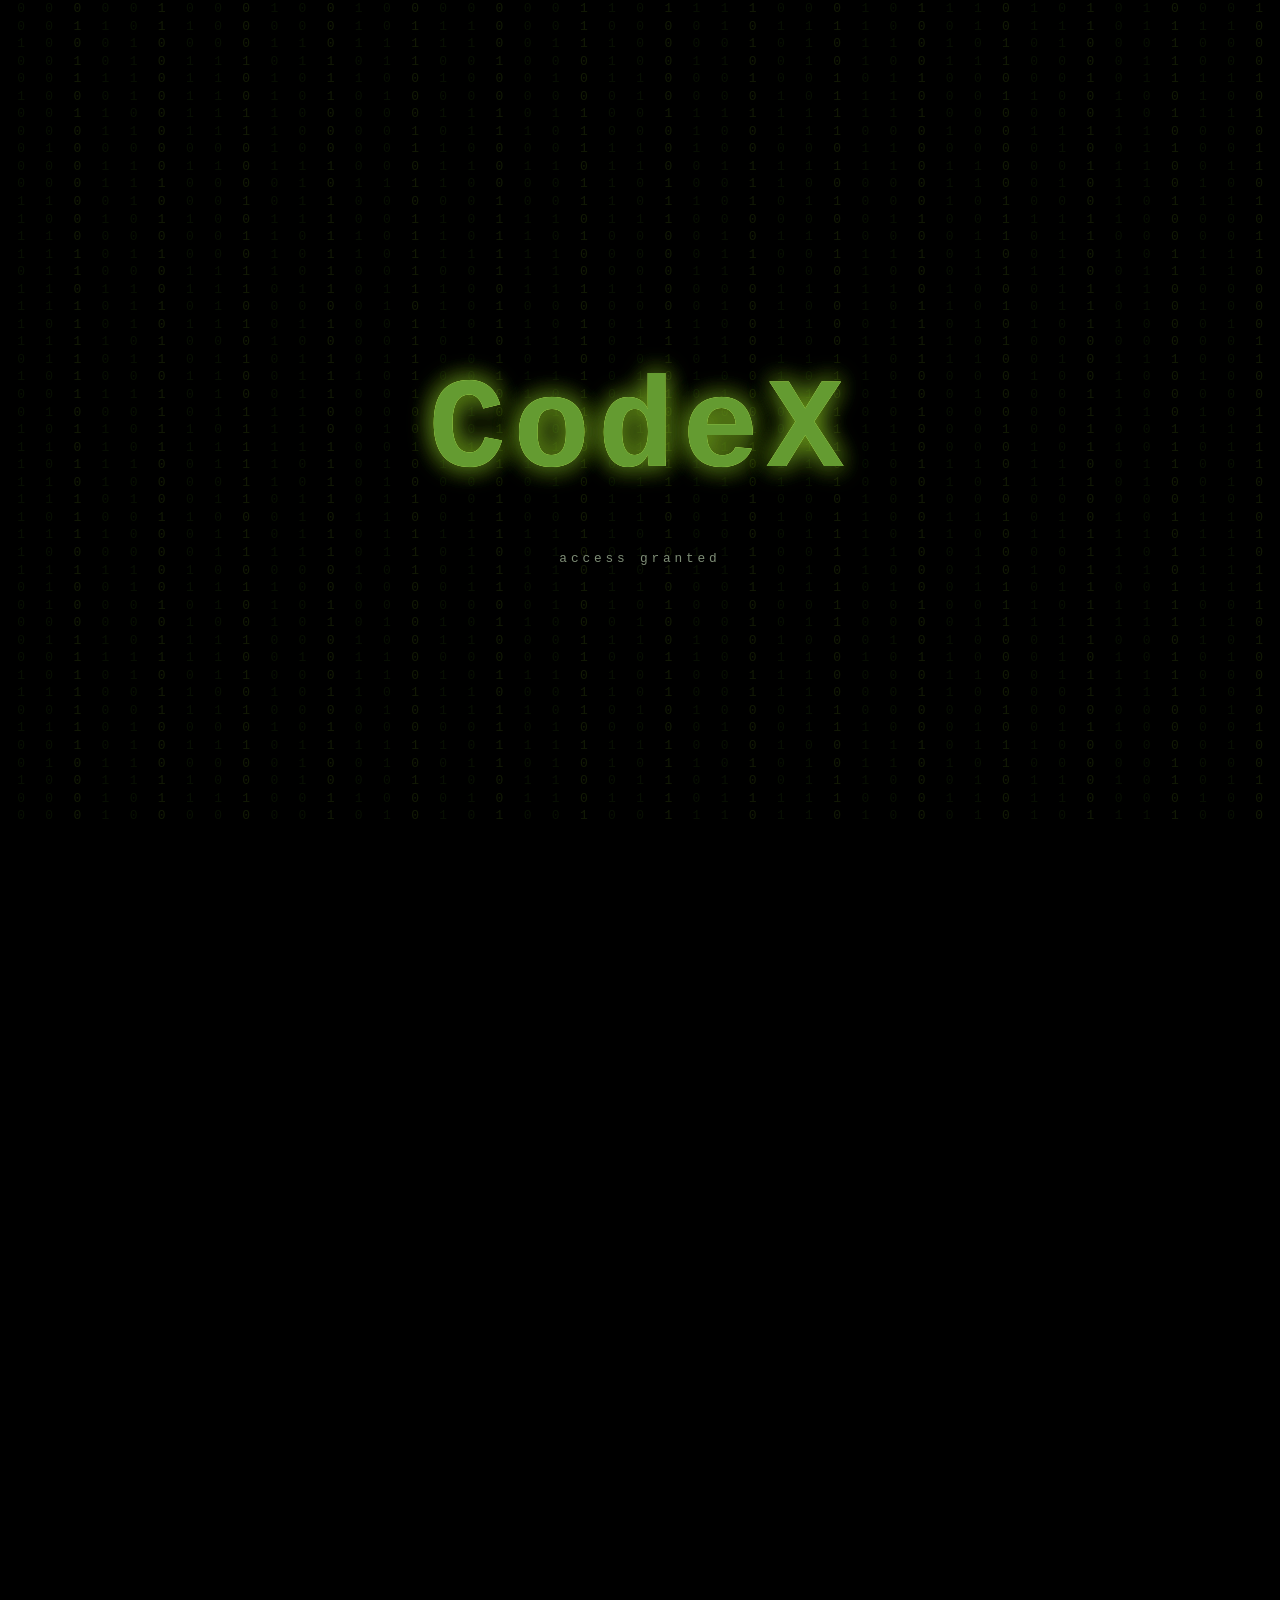
<file: index.html>
<!DOCTYPE html>
<html lang="en">
<head>
  <meta charset="UTF-8" />
  <meta name="viewport" content="width=device-width, initial-scale=1.0" />
  <title>CodeX — GitHub Workshop</title>
  <meta name="description" content="A hands-on GitHub workshop by CodeX. Build your own page, collaborate through Git, and learn how version control protects your work." />
  <link rel="stylesheet" href="style.css" />
</head>

<body class="is-loading">

  <!-- ==========================================================
       LOADING SCREEN
       Binary flicker -> "CodeX" glitch -> fade into the site.
       The columns of 0s and 1s are filled in by script.js.
       ========================================================== -->
  <div class="loader" id="loader" role="status" aria-live="polite" aria-label="Loading CodeX">
    <div class="loader__rain" id="loaderRain" aria-hidden="true"></div>
    <div class="loader__center">
      <p class="loader__word" id="loaderWord" data-text="CodeX">CodeX</p>
      <p class="loader__status" id="loaderStatus">initialising</p>
    </div>
  </div>

  <!-- Decorative overlays: scanlines + faint grid. Purely visual. -->
  <div class="fx-scanlines" aria-hidden="true"></div>
  <div class="fx-grid" aria-hidden="true"></div>

  <!-- Skip link for keyboard users -->
  <a class="skip-link" href="#main">Skip to content</a>

  <div class="site" id="site">

    <!-- ==========================================================
         HEADER — CodeX logo sits on the top right
         ========================================================== -->
    <header class="header">
      <p class="header__meta"><span class="dot"></span> workshop session live</p>
      <div class="header__tools">
        <a class="header__link" href="demonstration.html">Demonstration</a>
        <a class="logo" href="index.html" aria-label="CodeX home">
          Code<span class="logo__x">X</span>
        </a>
      </div>
    </header>

    <main id="main">

      <!-- ==========================================================
           HERO
           ========================================================== -->
      <section class="hero">
        <p class="hero__kicker">CodeX Technical Committee presents</p>
        <h1 class="hero__title">GitHub Workshop</h1>
        <p class="hero__subtitle">Build. Commit. Break. Recover.</p>

        <div class="terminal" aria-label="Workshop description">
          <div class="terminal__bar">
            <span class="terminal__light"></span>
            <span class="terminal__light"></span>
            <span class="terminal__light"></span>
            <span class="terminal__path">~/codex/github-workshop</span>
          </div>
          <div class="terminal__body">
            <p><span class="prompt">$</span> cat README.md</p>
            <p class="terminal__out">
              A hands-on workshop where you build your own page, push it live with Git,
              and learn how version control protects your work when things break.
            </p>
            <p><span class="prompt">$</span> git commit -m "my first commit"<span class="cursor" aria-hidden="true"></span></p>
          </div>
        </div>

        <div class="hero__actions">
          <a class="btn btn--primary" href="#participants">See the roster</a>
          <a class="btn" href="demonstration.html">Open demonstration</a>
          <a class="btn" href="https://docs.github.com/get-started" target="_blank" rel="noopener">Git docs</a>
        </div>
      </section>

      <!-- ==========================================================
           CODEX MEMBERS — cards are generated by script.js
           ========================================================== -->
      <section class="roster" id="codex-members">
        <div class="roster__head">
          <h2 class="roster__title">CodeX Members</h2>
          <p class="roster__count" id="membersCount">loading…</p>
        </div>
        <div class="grid" id="membersGrid"></div>
      </section>

      <!-- ==========================================================
           PARTICIPANTS — cards are generated by script.js
           ========================================================== -->
      <section class="roster" id="participants">
        <div class="roster__head">
          <h2 class="roster__title">Participants</h2>
          <p class="roster__count" id="participantsCount">loading…</p>
        </div>
        <div class="grid" id="participantsGrid"></div>
      </section>

      <!-- Terminal-style error message, shown only if students.json fails -->
      <section class="error-box" id="errorBox" hidden>
        <p>&gt; ERROR: Unable to load workshop participants.</p>
        <p>&gt; Check students.json</p>
        <p class="error-box__hint" id="errorHint"></p>
      </section>

    </main>

    <footer class="footer">
      <p>CodeX — technical committee</p>
      <p>Built with plain HTML, CSS and JavaScript. No build step.</p>
    </footer>

  </div>

  <script src="script.js?v=3"></script>
</body>
</html>
</file>
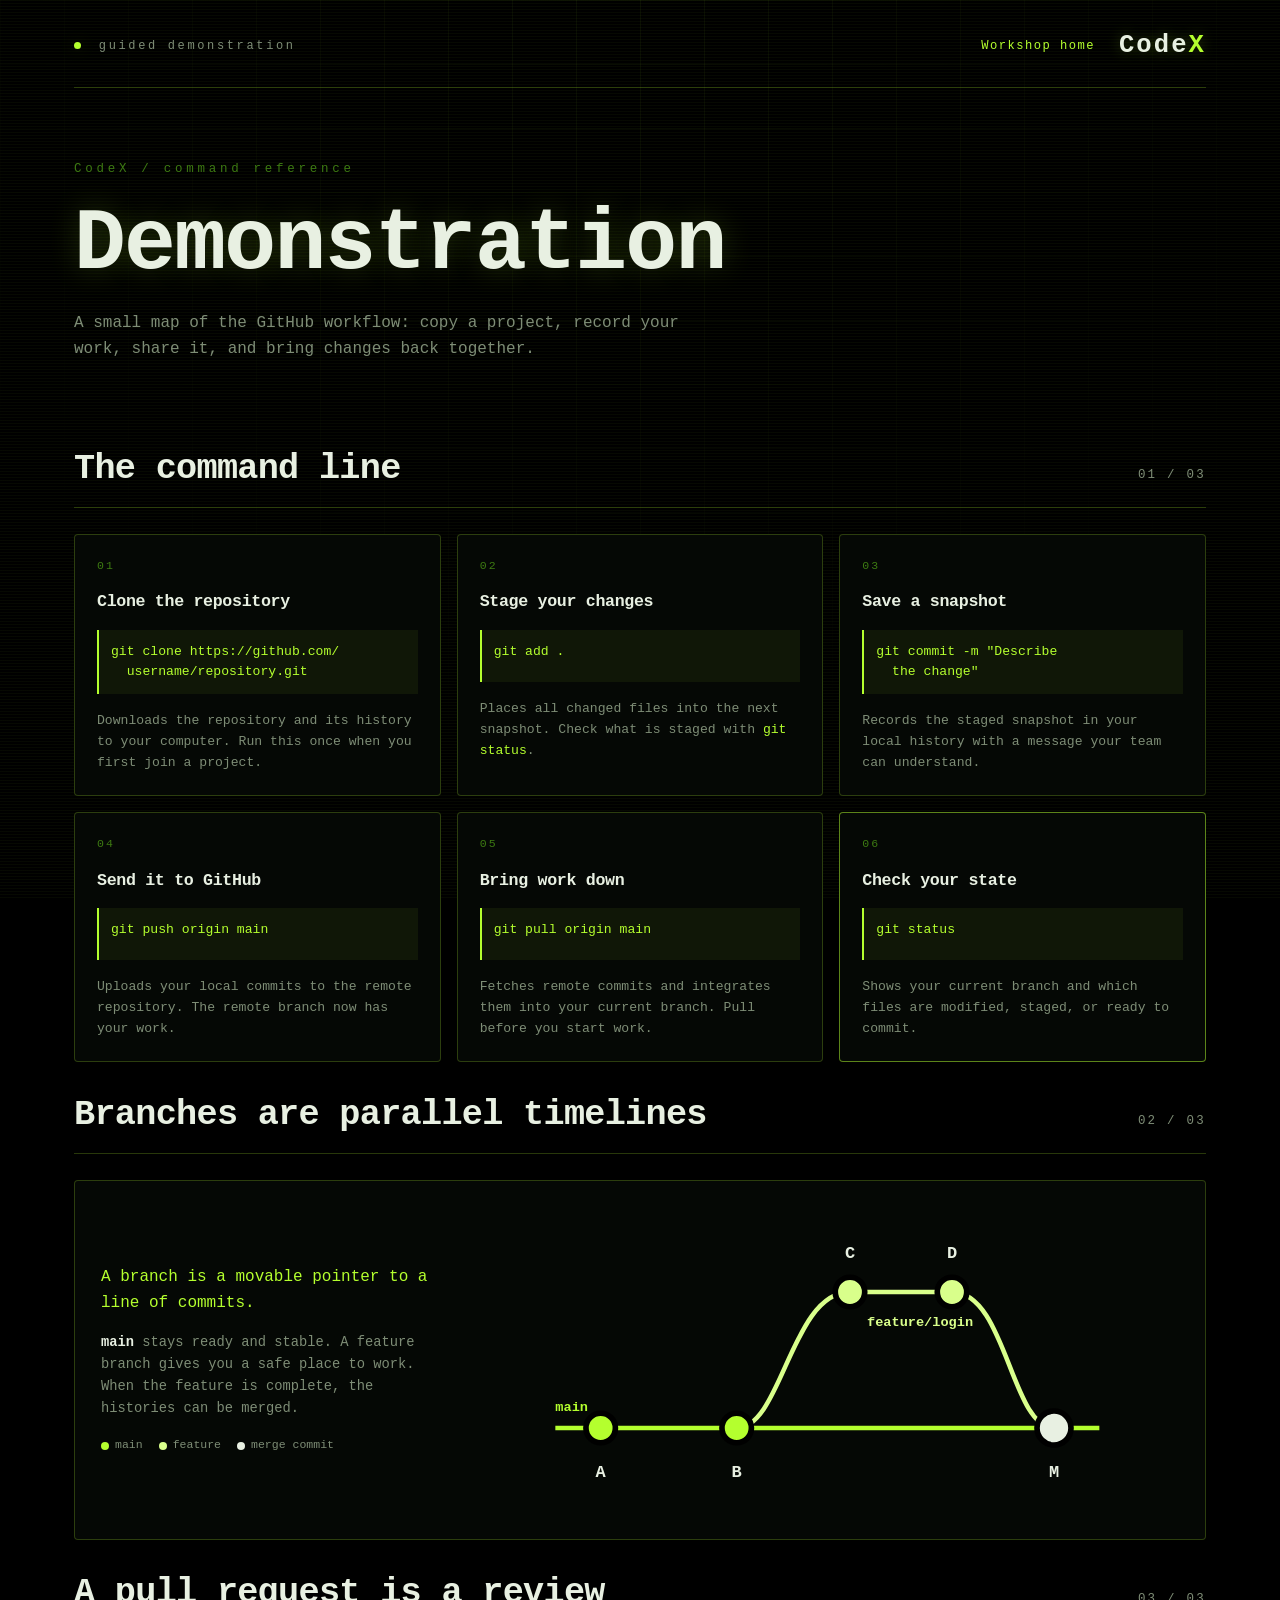
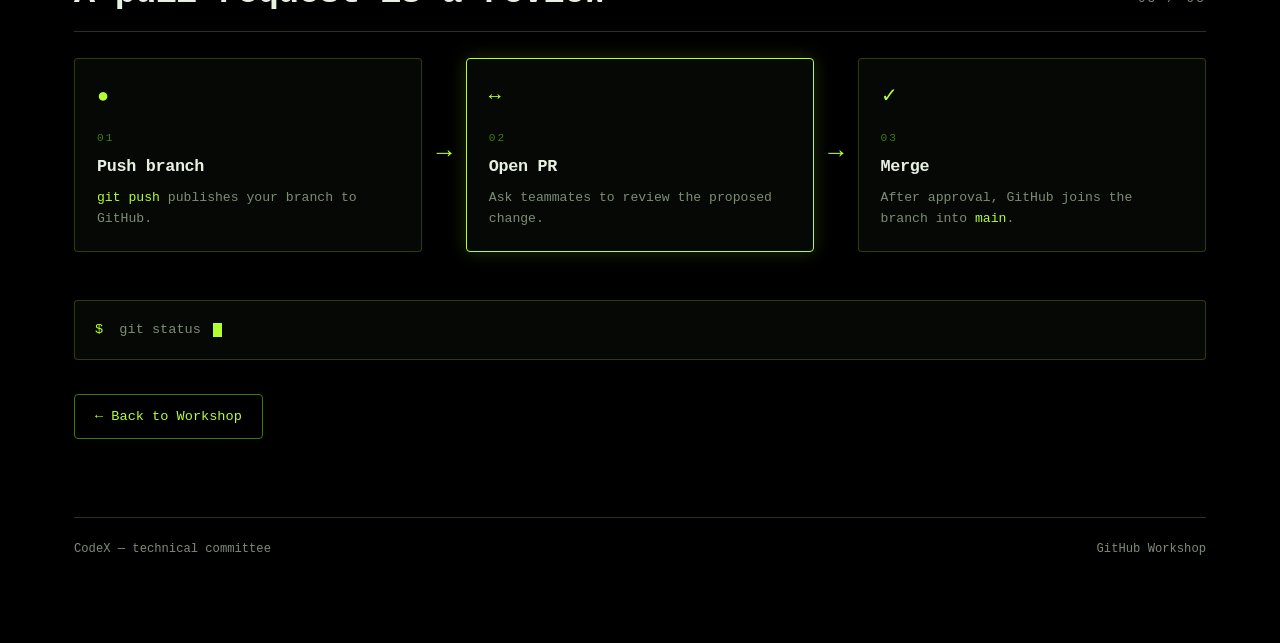
<file: demonstration.html>
<!DOCTYPE html>
<html lang="en">
<head>
  <meta charset="UTF-8" />
  <meta name="viewport" content="width=device-width, initial-scale=1.0" />
  <title>Demonstration — CodeX</title>
  <meta name="description" content="A visual guide to the Git and GitHub commands used in the CodeX workshop." />
  <link rel="stylesheet" href="style.css" />
</head>

<body>

  <div class="fx-scanlines" aria-hidden="true"></div>
  <div class="fx-grid" aria-hidden="true"></div>

  <div class="site is-visible demo-page">

    <header class="header">
      <p class="header__meta"><span class="dot"></span> guided demonstration</p>
      <div class="header__tools">
        <a class="header__link" href="index.html">Workshop home</a>
        <a class="logo" href="index.html" aria-label="CodeX home">
          Code<span class="logo__x">X</span>
        </a>
      </div>
    </header>

    <main>
      <section class="demo-hero">
        <p class="hero__kicker">CodeX / command reference</p>
        <h1 class="student-head__name">Demonstration</h1>
        <p class="demo-hero__lead">A small map of the GitHub workflow: copy a project, record your work, share it, and bring changes back together.</p>
      </section>

      <section class="demo-section" aria-labelledby="commands-title">
        <div class="roster__head">
          <h2 class="roster__title" id="commands-title">The command line</h2>
          <p class="roster__count">01 / 03</p>
        </div>
        <div class="command-grid">
          <article class="command-card">
            <span class="command-card__number">01</span>
            <h3>Clone the repository</h3>
            <pre><code>git clone https://github.com/<br>  username/repository.git</code></pre>
            <p>Downloads the repository and its history to your computer. Run this once when you first join a project.</p>
          </article>
          <article class="command-card">
            <span class="command-card__number">02</span>
            <h3>Stage your changes</h3>
            <pre><code>git add .</code></pre>
            <p>Places all changed files into the next snapshot. Check what is staged with <code>git status</code>.</p>
          </article>
          <article class="command-card">
            <span class="command-card__number">03</span>
            <h3>Save a snapshot</h3>
            <pre><code>git commit -m "Describe<br>  the change"</code></pre>
            <p>Records the staged snapshot in your local history with a message your team can understand.</p>
          </article>
          <article class="command-card">
            <span class="command-card__number">04</span>
            <h3>Send it to GitHub</h3>
            <pre><code>git push origin main</code></pre>
            <p>Uploads your local commits to the remote repository. The remote branch now has your work.</p>
          </article>
          <article class="command-card">
            <span class="command-card__number">05</span>
            <h3>Bring work down</h3>
            <pre><code>git pull origin main</code></pre>
            <p>Fetches remote commits and integrates them into your current branch. Pull before you start work.</p>
          </article>
          <article class="command-card command-card--accent">
            <span class="command-card__number">06</span>
            <h3>Check your state</h3>
            <pre><code>git status</code></pre>
            <p>Shows your current branch and which files are modified, staged, or ready to commit.</p>
          </article>
        </div>
      </section>

      <section class="demo-section" aria-labelledby="branches-title">
        <div class="roster__head">
          <h2 class="roster__title" id="branches-title">Branches are parallel timelines</h2>
          <p class="roster__count">02 / 03</p>
        </div>
        <div class="diagram-panel">
          <div class="diagram-copy">
            <p class="diagram-label">A branch is a movable pointer to a line of commits.</p>
            <p><strong>main</strong> stays ready and stable. A feature branch gives you a safe place to work. When the feature is complete, the histories can be merged.</p>
            <div class="legend" aria-label="Branch legend">
              <span><i class="legend__dot legend__dot--main"></i> main</span>
              <span><i class="legend__dot legend__dot--feature"></i> feature</span>
              <span><i class="legend__dot legend__dot--merge"></i> merge commit</span>
            </div>
          </div>
          <div class="branch-graph" role="img" aria-label="A main branch with commits A, B, and merge M. A feature branch starts at B, adds commits C and D, then merges back into main.">
            <svg viewBox="0 0 620 270" aria-hidden="true" focusable="false">
              <path class="graph-line graph-line--main" d="M70 195 H550" />
              <path class="graph-line graph-line--feature" d="M230 195 C270 195 278 75 330 75 H420 C468 75 472 195 510 195" />
              <circle class="graph-node graph-node--main" cx="110" cy="195" r="13" />
              <circle class="graph-node graph-node--main" cx="230" cy="195" r="13" />
              <circle class="graph-node graph-node--feature" cx="330" cy="75" r="13" />
              <circle class="graph-node graph-node--feature" cx="420" cy="75" r="13" />
              <circle class="graph-node graph-node--merge" cx="510" cy="195" r="15" />
              <text x="110" y="238">A</text>
              <text x="230" y="238">B</text>
              <text x="330" y="45">C</text>
              <text x="420" y="45">D</text>
              <text x="510" y="238">M</text>
              <text class="graph-label" x="70" y="180">main</text>
              <text class="graph-label graph-label--feature" x="345" y="105">feature/login</text>
            </svg>
          </div>
        </div>
      </section>

      <section class="demo-section" aria-labelledby="pull-request-title">
        <div class="roster__head">
          <h2 class="roster__title" id="pull-request-title">A pull request is a review</h2>
          <p class="roster__count">03 / 03</p>
        </div>
        <div class="pr-flow" aria-label="Pull request flow from a feature branch to review and then merge into main">
          <div class="pr-step">
            <span class="pr-step__icon" aria-hidden="true">&#9679;</span>
            <span class="pr-step__number">01</span>
            <h3>Push branch</h3>
            <p><code>git push</code> publishes your branch to GitHub.</p>
          </div>
          <span class="pr-arrow" aria-hidden="true">&rarr;</span>
          <div class="pr-step pr-step--focus">
            <span class="pr-step__icon" aria-hidden="true">&#8596;</span>
            <span class="pr-step__number">02</span>
            <h3>Open PR</h3>
            <p>Ask teammates to review the proposed change.</p>
          </div>
          <span class="pr-arrow" aria-hidden="true">&rarr;</span>
          <div class="pr-step">
            <span class="pr-step__icon" aria-hidden="true">&#10003;</span>
            <span class="pr-step__number">03</span>
            <h3>Merge</h3>
            <p>After approval, GitHub joins the branch into <code>main</code>.</p>
          </div>
        </div>
      </section>

      <div class="demo-next">
        <span class="prompt">$</span> git status <span class="cursor" aria-hidden="true"></span>
      </div>
      <a class="back-link" href="index.html">&larr; Back to Workshop</a>
    </main>

    <footer class="footer">
      <p>CodeX — technical committee</p>
      <p>GitHub Workshop</p>
    </footer>

  </div>

</body>
</html>
</file>
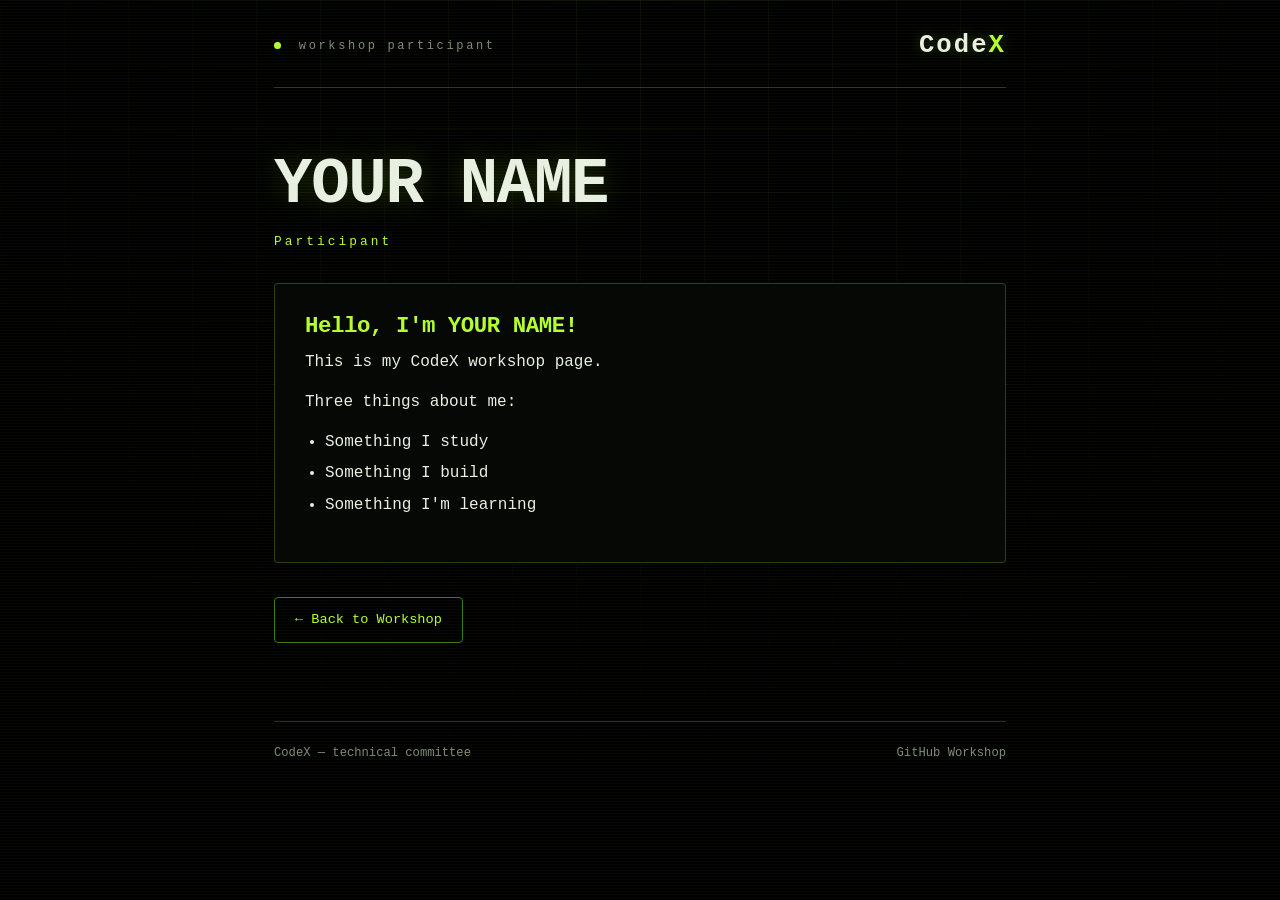
<file: students/_template.html>
<!DOCTYPE html>
<html lang="en">
<head>
  <meta charset="UTF-8" />
  <meta name="viewport" content="width=device-width, initial-scale=1.0" />
  <!-- 1. Put your name in the browser tab title -->
  <title>YOUR NAME — CodeX</title>
  <link rel="stylesheet" href="../style.css" />
</head>

<body>

  <div class="fx-scanlines" aria-hidden="true"></div>
  <div class="fx-grid" aria-hidden="true"></div>

  <div class="site is-visible student-page">

    <header class="header">
      <p class="header__meta"><span class="dot"></span> workshop participant</p>
      <a class="logo" href="../index.html" aria-label="CodeX home">
        Code<span class="logo__x">X</span>
      </a>
    </header>

    <main>

      <!-- 2. Put your name and role here -->
      <div class="student-head">
        <h1 class="student-head__name">YOUR NAME</h1>
        <p class="student-head__role">Participant</p>
      </div>

      <!-- ===== EDIT BELOW THIS LINE =====================================
           3. This is your space. Change the text, add paragraphs,
              a list, an image, a link, a button — whatever you want.
           ================================================================ -->
      <section class="student-content">

        <h2>Hello, I'm YOUR NAME!</h2>

        <p>This is my CodeX workshop page.</p>

        <p>Three things about me:</p>

        <ul>
          <li>Something I study</li>
          <li>Something I build</li>
          <li>Something I'm learning</li>
        </ul>

        <!-- Want an image? Uncomment the line below and swap the address.
        <img src="https://placehold.co/600x300/000000/b4ff2e?text=CodeX" alt="A placeholder image" />
        -->

      </section>
      <!-- ===== EDIT ABOVE THIS LINE ===================================== -->

      <a class="back-link" href="../index.html">&larr; Back to Workshop</a>

    </main>

    <footer class="footer">
      <p>CodeX — technical committee</p>
      <p>GitHub Workshop</p>
    </footer>

  </div>

</body>
</html>
</file>
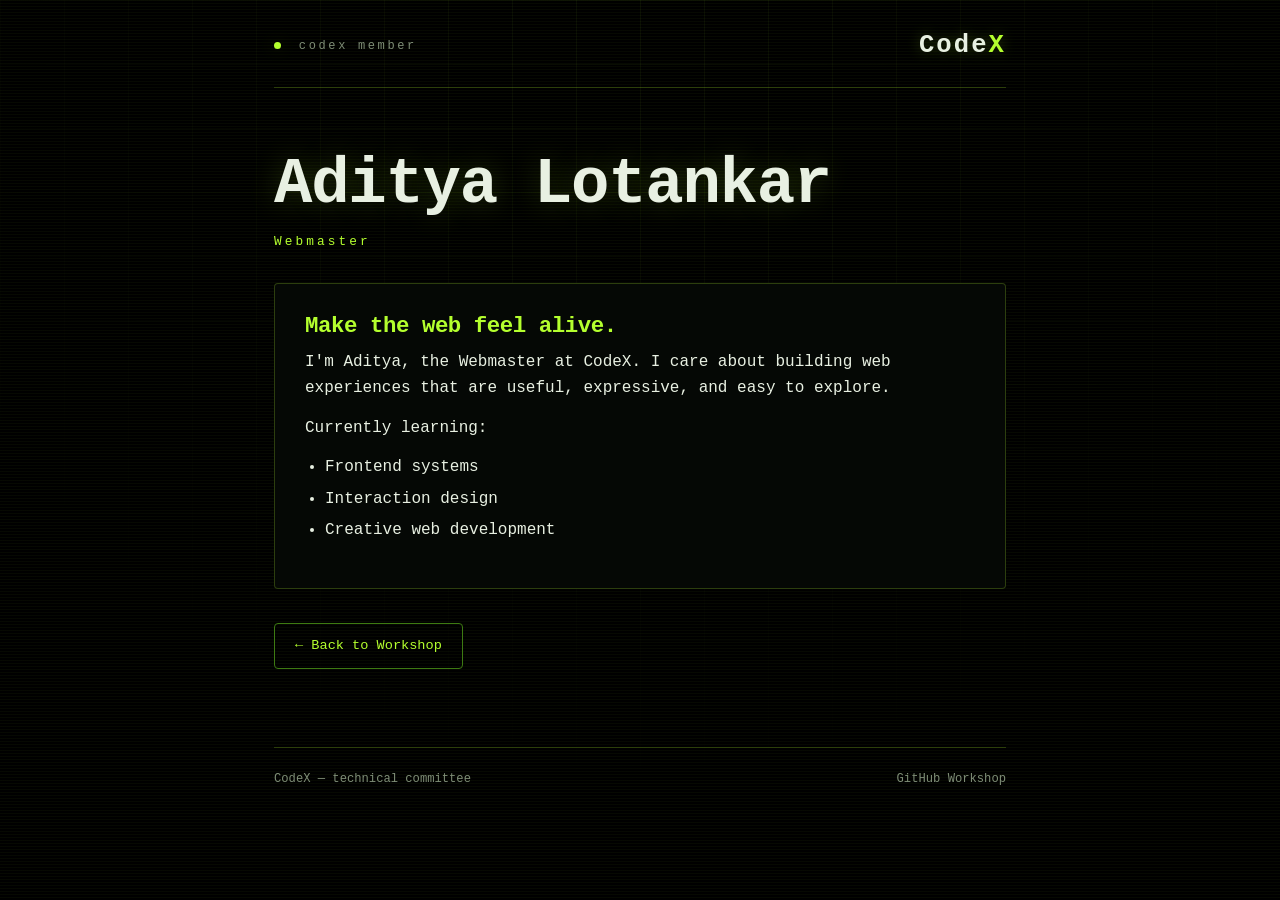
<file: students/aditya-lotankar.html>
<!DOCTYPE html>
<html lang="en">
<head>
  <meta charset="UTF-8" />
  <meta name="viewport" content="width=device-width, initial-scale=1.0" />
  <title>Aditya Lotankar — CodeX</title>
  <link rel="stylesheet" href="../style.css" />
</head>
<body>
  <div class="fx-scanlines" aria-hidden="true"></div>
  <div class="fx-grid" aria-hidden="true"></div>
  <div class="site is-visible student-page">
    <header class="header"><p class="header__meta"><span class="dot"></span> codex member</p><a class="logo" href="../index.html" aria-label="CodeX home">Code<span class="logo__x">X</span></a></header>
    <main>
      <div class="student-head"><h1 class="student-head__name">Aditya Lotankar</h1><p class="student-head__role">Webmaster</p></div>
      <section class="student-content">
        <h2>Make the web feel alive.</h2>
        <p>I'm Aditya, the Webmaster at CodeX. I care about building web experiences that are useful, expressive, and easy to explore.</p>
        <p>Currently learning:</p>
        <ul><li>Frontend systems</li><li>Interaction design</li><li>Creative web development</li></ul>
      </section>
      <a class="back-link" href="../index.html">&larr; Back to Workshop</a>
    </main>
    <footer class="footer"><p>CodeX — technical committee</p><p>GitHub Workshop</p></footer>
  </div>
</body>
</html>
</file>
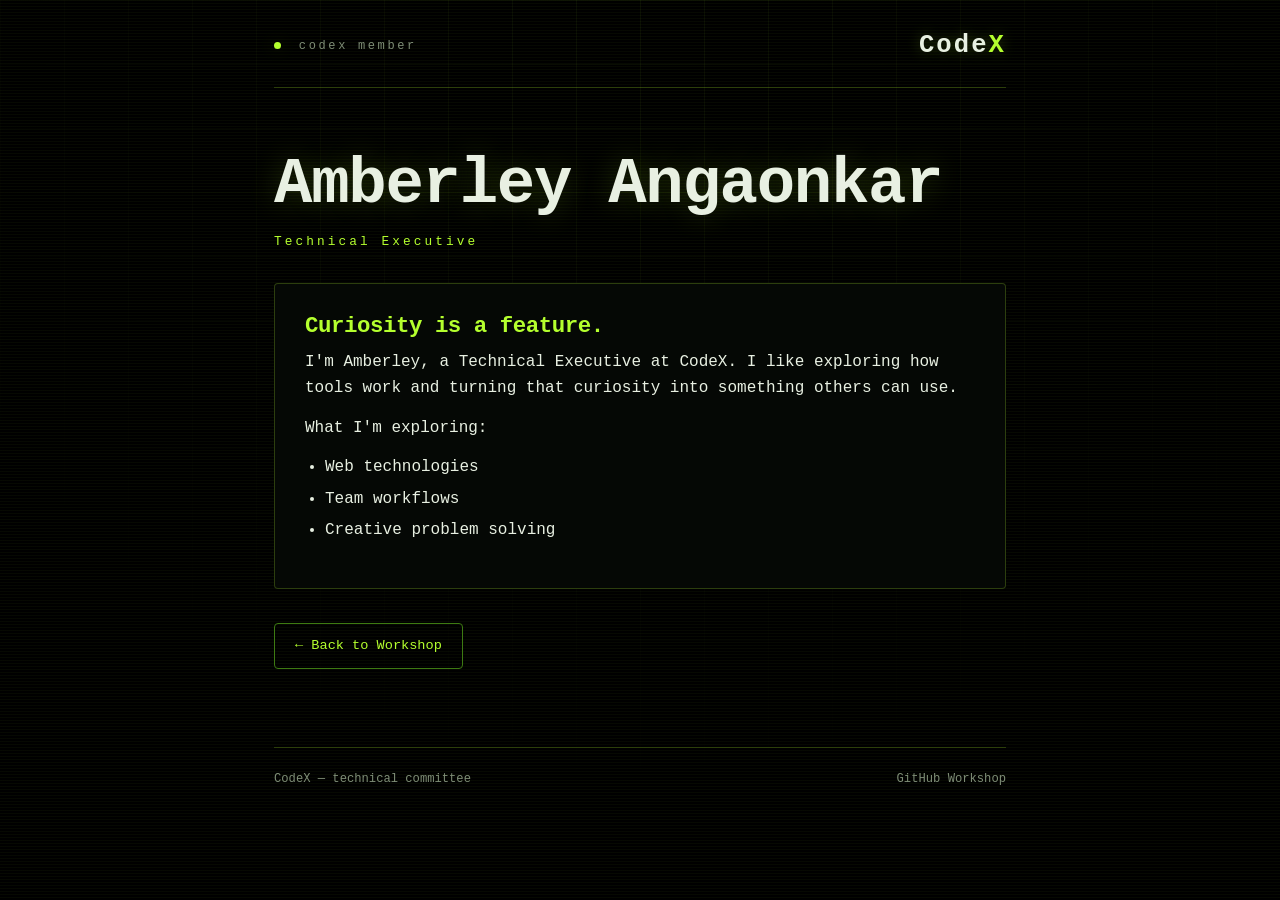
<file: students/amberley-angaonkar.html>
<!DOCTYPE html>
<html lang="en">
<head>
  <meta charset="UTF-8" />
  <meta name="viewport" content="width=device-width, initial-scale=1.0" />
  <title>Amberley Angaonkar — CodeX</title>
  <link rel="stylesheet" href="../style.css" />
</head>
<body>
  <div class="fx-scanlines" aria-hidden="true"></div>
  <div class="fx-grid" aria-hidden="true"></div>
  <div class="site is-visible student-page">
    <header class="header"><p class="header__meta"><span class="dot"></span> codex member</p><a class="logo" href="../index.html" aria-label="CodeX home">Code<span class="logo__x">X</span></a></header>
    <main>
      <div class="student-head"><h1 class="student-head__name">Amberley Angaonkar</h1><p class="student-head__role">Technical Executive</p></div>
      <section class="student-content">
        <h2>Curiosity is a feature.</h2>
        <p>I'm Amberley, a Technical Executive at CodeX. I like exploring how tools work and turning that curiosity into something others can use.</p>
        <p>What I'm exploring:</p>
        <ul><li>Web technologies</li><li>Team workflows</li><li>Creative problem solving</li></ul>
      </section>
      <a class="back-link" href="../index.html">&larr; Back to Workshop</a>
    </main>
    <footer class="footer"><p>CodeX — technical committee</p><p>GitHub Workshop</p></footer>
  </div>
</body>
</html>
</file>
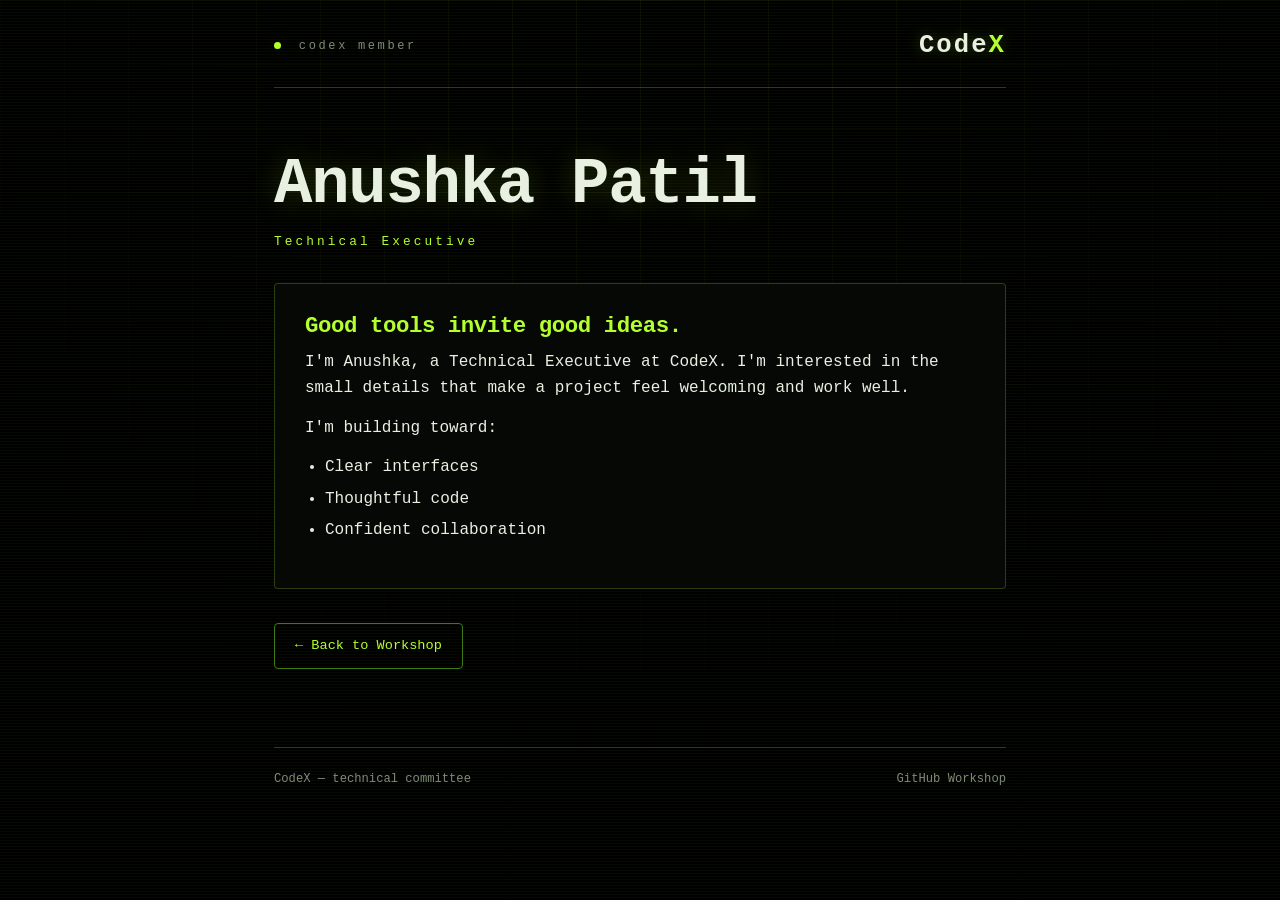
<file: students/anushka-patil.html>
<!DOCTYPE html>
<html lang="en">
<head>
  <meta charset="UTF-8" />
  <meta name="viewport" content="width=device-width, initial-scale=1.0" />
  <title>Anushka Patil — CodeX</title>
  <link rel="stylesheet" href="../style.css" />
</head>
<body>
  <div class="fx-scanlines" aria-hidden="true"></div>
  <div class="fx-grid" aria-hidden="true"></div>
  <div class="site is-visible student-page">
    <header class="header"><p class="header__meta"><span class="dot"></span> codex member</p><a class="logo" href="../index.html" aria-label="CodeX home">Code<span class="logo__x">X</span></a></header>
    <main>
      <div class="student-head"><h1 class="student-head__name">Anushka Patil</h1><p class="student-head__role">Technical Executive</p></div>
      <section class="student-content">
        <h2>Good tools invite good ideas.</h2>
        <p>I'm Anushka, a Technical Executive at CodeX. I'm interested in the small details that make a project feel welcoming and work well.</p>
        <p>I'm building toward:</p>
        <ul><li>Clear interfaces</li><li>Thoughtful code</li><li>Confident collaboration</li></ul>
      </section>
      <a class="back-link" href="../index.html">&larr; Back to Workshop</a>
    </main>
    <footer class="footer"><p>CodeX — technical committee</p><p>GitHub Workshop</p></footer>
  </div>
</body>
</html>
</file>
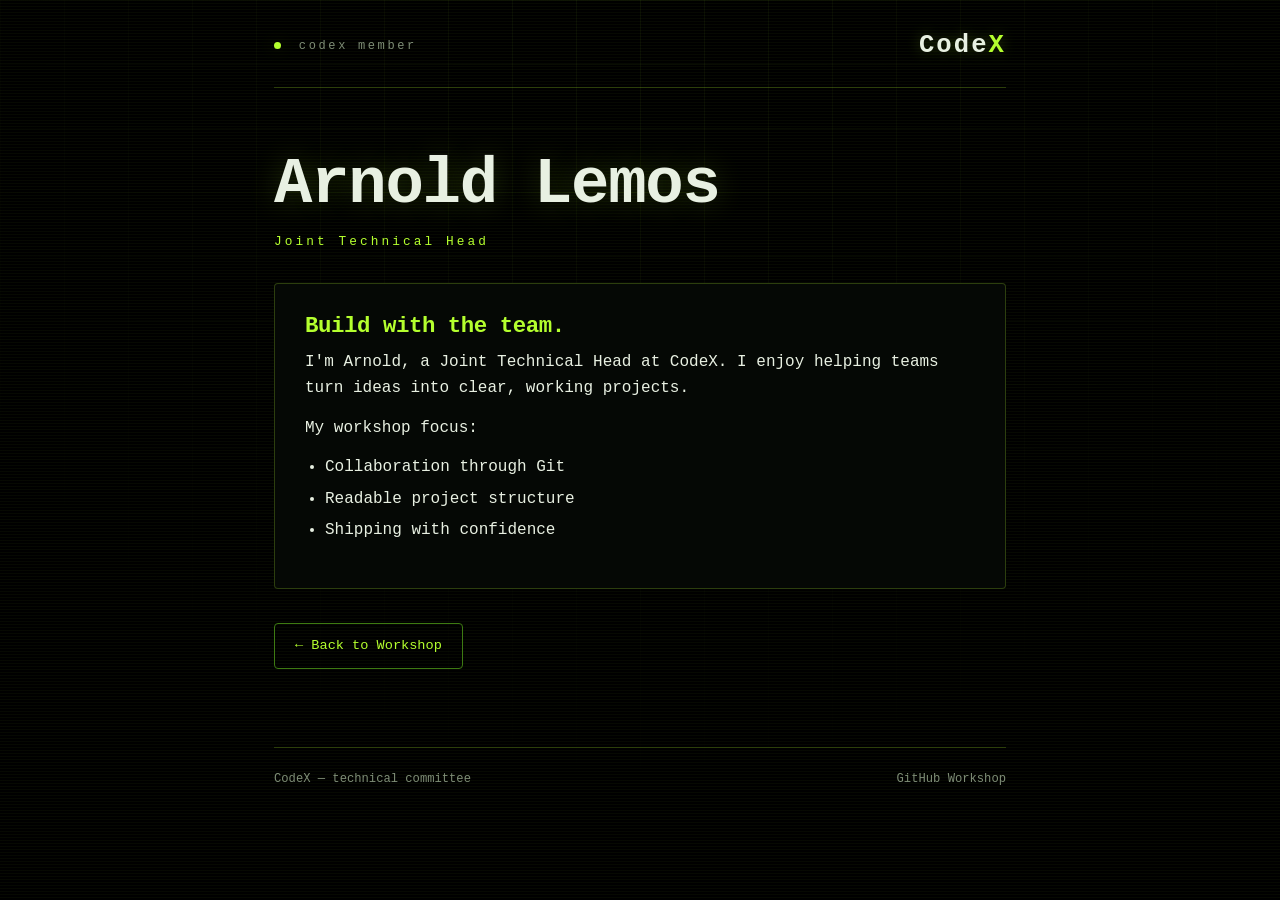
<file: students/arnold-lemos.html>
<!DOCTYPE html>
<html lang="en">
<head>
  <meta charset="UTF-8" />
  <meta name="viewport" content="width=device-width, initial-scale=1.0" />
  <title>Arnold Lemos — CodeX</title>
  <link rel="stylesheet" href="../style.css" />
</head>
<body>
  <div class="fx-scanlines" aria-hidden="true"></div>
  <div class="fx-grid" aria-hidden="true"></div>
  <div class="site is-visible student-page">
    <header class="header">
      <p class="header__meta"><span class="dot"></span> codex member</p>
      <a class="logo" href="../index.html" aria-label="CodeX home">Code<span class="logo__x">X</span></a>
    </header>
    <main>
      <div class="student-head"><h1 class="student-head__name">Arnold Lemos</h1><p class="student-head__role">Joint Technical Head</p></div>
      <section class="student-content">
        <h2>Build with the team.</h2>
        <p>I'm Arnold, a Joint Technical Head at CodeX. I enjoy helping teams turn ideas into clear, working projects.</p>
        <p>My workshop focus:</p>
        <ul><li>Collaboration through Git</li><li>Readable project structure</li><li>Shipping with confidence</li></ul>
      </section>
      <a class="back-link" href="../index.html">&larr; Back to Workshop</a>
    </main>
    <footer class="footer"><p>CodeX — technical committee</p><p>GitHub Workshop</p></footer>
  </div>
</body>
</html>
</file>
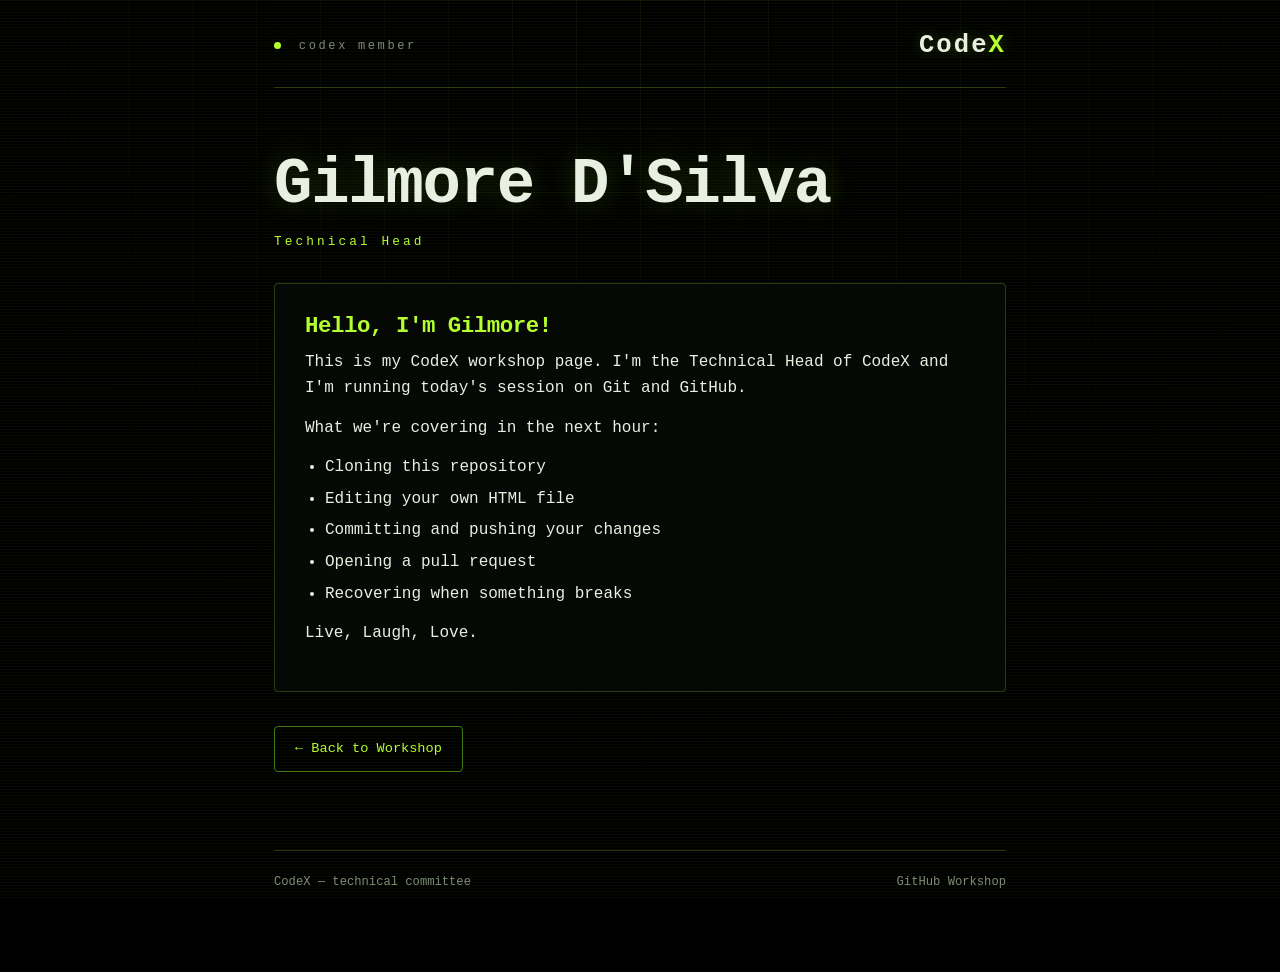
<file: students/gilmore-dsilva.html>
<!DOCTYPE html>
<html lang="en">
<head>
  <meta charset="UTF-8" />
  <meta name="viewport" content="width=device-width, initial-scale=1.0" />
  <title>Gilmore D'Silva — CodeX</title>
  <!-- The stylesheet lives one folder up, so the path starts with ../ -->
  <link rel="stylesheet" href="../style.css" />
</head>

<body>

  <div class="fx-scanlines" aria-hidden="true"></div>
  <div class="fx-grid" aria-hidden="true"></div>

  <div class="site is-visible student-page">

    <header class="header">
      <p class="header__meta"><span class="dot"></span> codex member</p>
      <a class="logo" href="../index.html" aria-label="CodeX home">
        Code<span class="logo__x">X</span>
      </a>
    </header>

    <main>

      <div class="student-head">
        <h1 class="student-head__name">Gilmore D'Silva</h1>
        <p class="student-head__role">Technical Head</p>
      </div>

      <section class="student-content">

        <h2>Hello, I'm Gilmore!</h2>

        <p>
          This is my CodeX workshop page. I'm the Technical Head of CodeX and
          I'm running today's session on Git and GitHub.
        </p>

        <p>What we're covering in the next hour:</p>

        <ul>
          <li>Cloning this repository</li>
          <li>Editing your own HTML file</li>
          <li>Committing and pushing your changes</li>
          <li>Opening a pull request</li>
          <li>Recovering when something breaks</li>
        </ul>

        <p>Live, Laugh, Love.</p>

      </section>

      <a class="back-link" href="../index.html">&larr; Back to Workshop</a>

    </main>

    <footer class="footer">
      <p>CodeX — technical committee</p>
      <p>GitHub Workshop</p>
    </footer>

  </div>

</body>
</html>
</file>
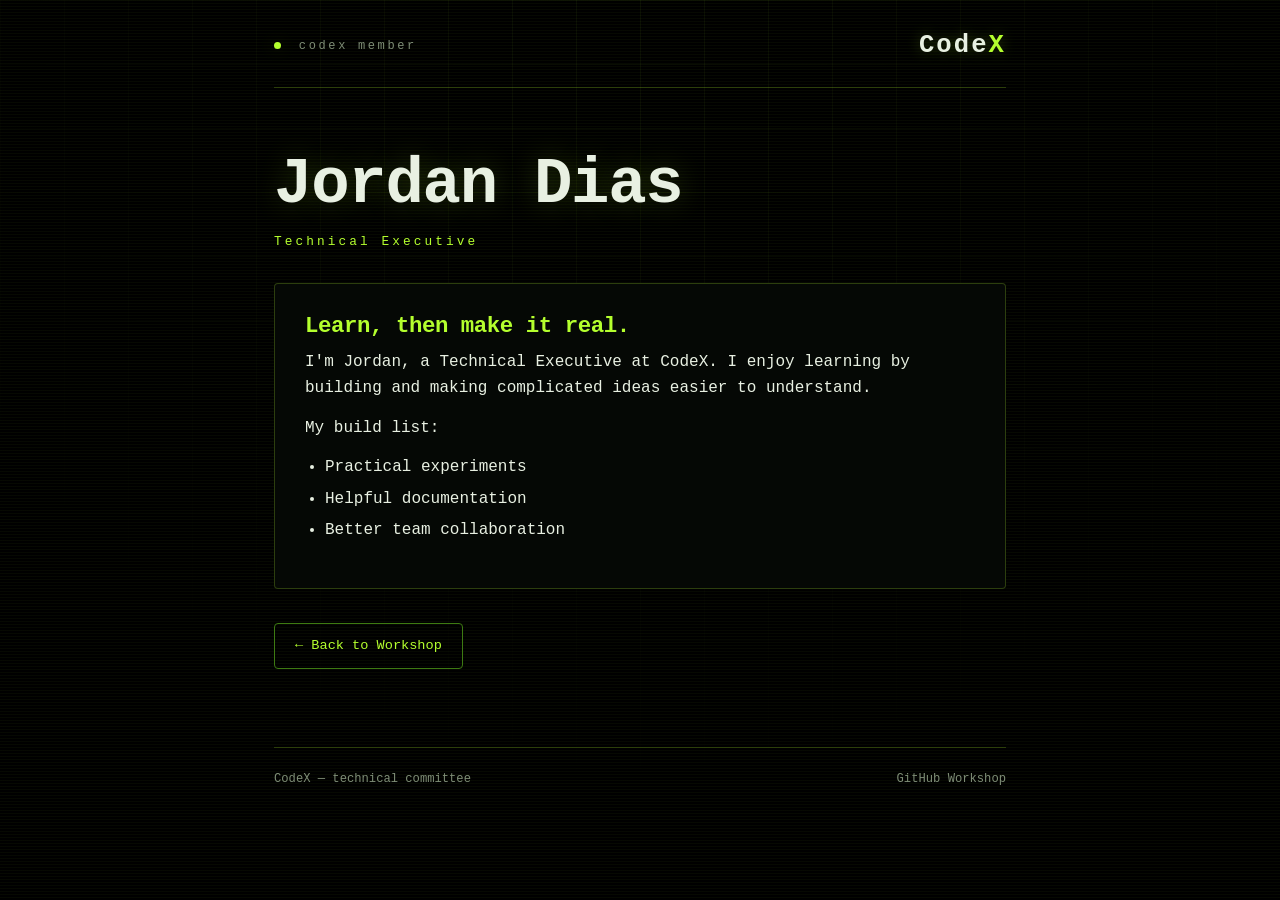
<file: students/jordan-dias.html>
<!DOCTYPE html>
<html lang="en">
<head>
  <meta charset="UTF-8" />
  <meta name="viewport" content="width=device-width, initial-scale=1.0" />
  <title>Jordan Dias — CodeX</title>
  <link rel="stylesheet" href="../style.css" />
</head>
<body>
  <div class="fx-scanlines" aria-hidden="true"></div>
  <div class="fx-grid" aria-hidden="true"></div>
  <div class="site is-visible student-page">
    <header class="header"><p class="header__meta"><span class="dot"></span> codex member</p><a class="logo" href="../index.html" aria-label="CodeX home">Code<span class="logo__x">X</span></a></header>
    <main>
      <div class="student-head"><h1 class="student-head__name">Jordan Dias</h1><p class="student-head__role">Technical Executive</p></div>
      <section class="student-content">
        <h2>Learn, then make it real.</h2>
        <p>I'm Jordan, a Technical Executive at CodeX. I enjoy learning by building and making complicated ideas easier to understand.</p>
        <p>My build list:</p>
        <ul><li>Practical experiments</li><li>Helpful documentation</li><li>Better team collaboration</li></ul>
      </section>
      <a class="back-link" href="../index.html">&larr; Back to Workshop</a>
    </main>
    <footer class="footer"><p>CodeX — technical committee</p><p>GitHub Workshop</p></footer>
  </div>
</body>
</html>
</file>
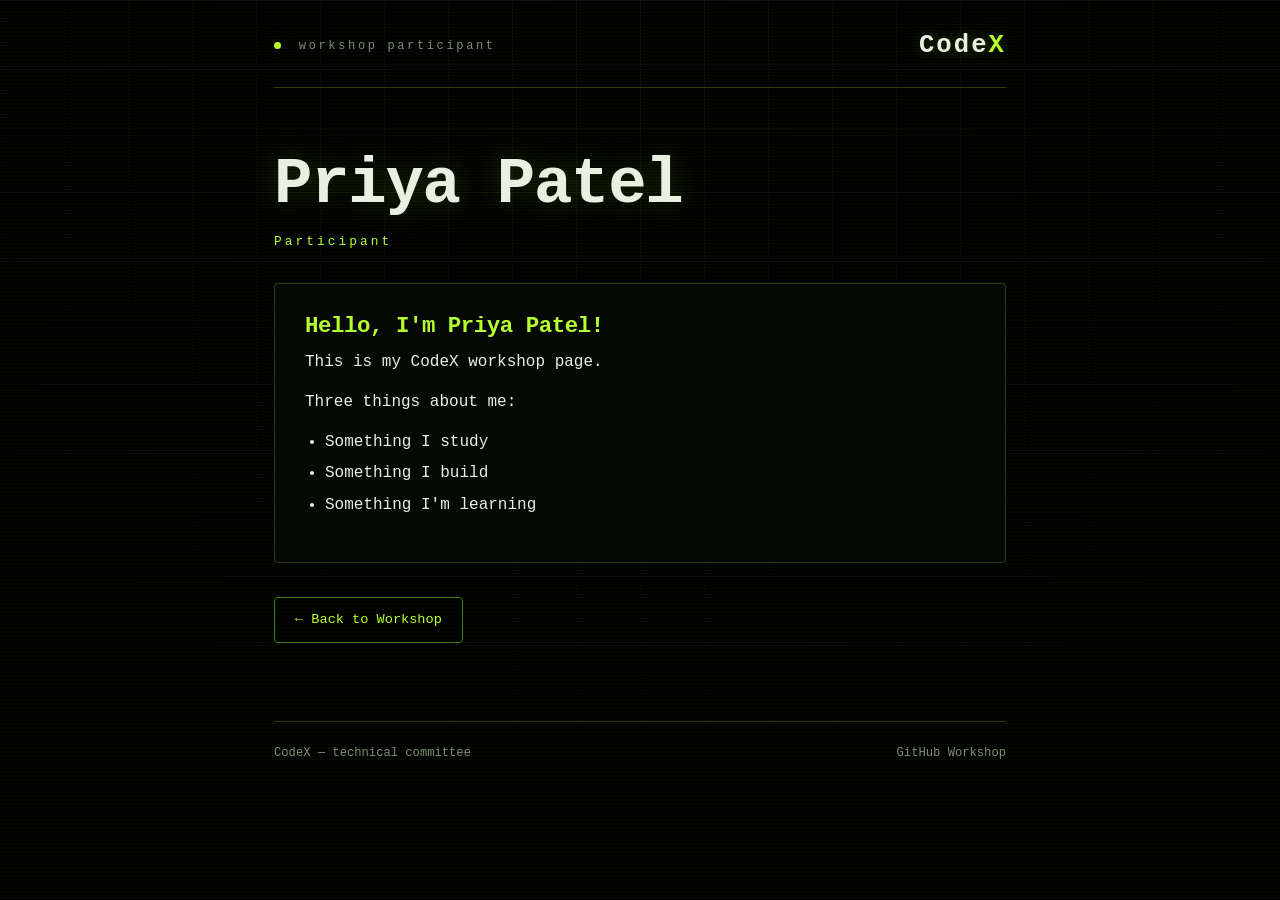
<file: students/priya-patel.html>
<!DOCTYPE html>
<html lang="en">
<head>
  <meta charset="UTF-8" />
  <meta name="viewport" content="width=device-width, initial-scale=1.0" />
  <!-- 1. Put your name in the browser tab title -->
  <title>Priya Patel — CodeX</title>
  <link rel="stylesheet" href="../style.css" />
</head>

<body>

  <div class="fx-scanlines" aria-hidden="true"></div>
  <div class="fx-grid" aria-hidden="true"></div>

  <div class="site is-visible student-page">

    <header class="header">
      <p class="header__meta"><span class="dot"></span> workshop participant</p>
      <a class="logo" href="../index.html" aria-label="CodeX home">
        Code<span class="logo__x">X</span>
      </a>
    </header>

    <main>

      <!-- 2. Put your name and role here -->
      <div class="student-head">
        <h1 class="student-head__name">Priya Patel</h1>
        <p class="student-head__role">Participant</p>
      </div>

      <!-- ===== EDIT BELOW THIS LINE =====================================
           3. This is your space. Change the text, add paragraphs,
              a list, an image, a link, a button — whatever you want.
           ================================================================ -->
      <section class="student-content">

        <h2>Hello, I'm Priya Patel!</h2>

        <p>This is my CodeX workshop page.</p>

        <p>Three things about me:</p>

        <ul>
          <li>Something I study</li>
          <li>Something I build</li>
          <li>Something I'm learning</li>
        </ul>

        <!-- Want an image? Uncomment the line below and swap the address.
        <img src="https://placehold.co/600x300/000000/b4ff2e?text=CodeX" alt="A placeholder image" />
        -->

      </section>
      <!-- ===== EDIT ABOVE THIS LINE ===================================== -->

      <a class="back-link" href="../index.html">&larr; Back to Workshop</a>

    </main>

    <footer class="footer">
      <p>CodeX — technical committee</p>
      <p>GitHub Workshop</p>
    </footer>

  </div>

</body>
</html>
</file>
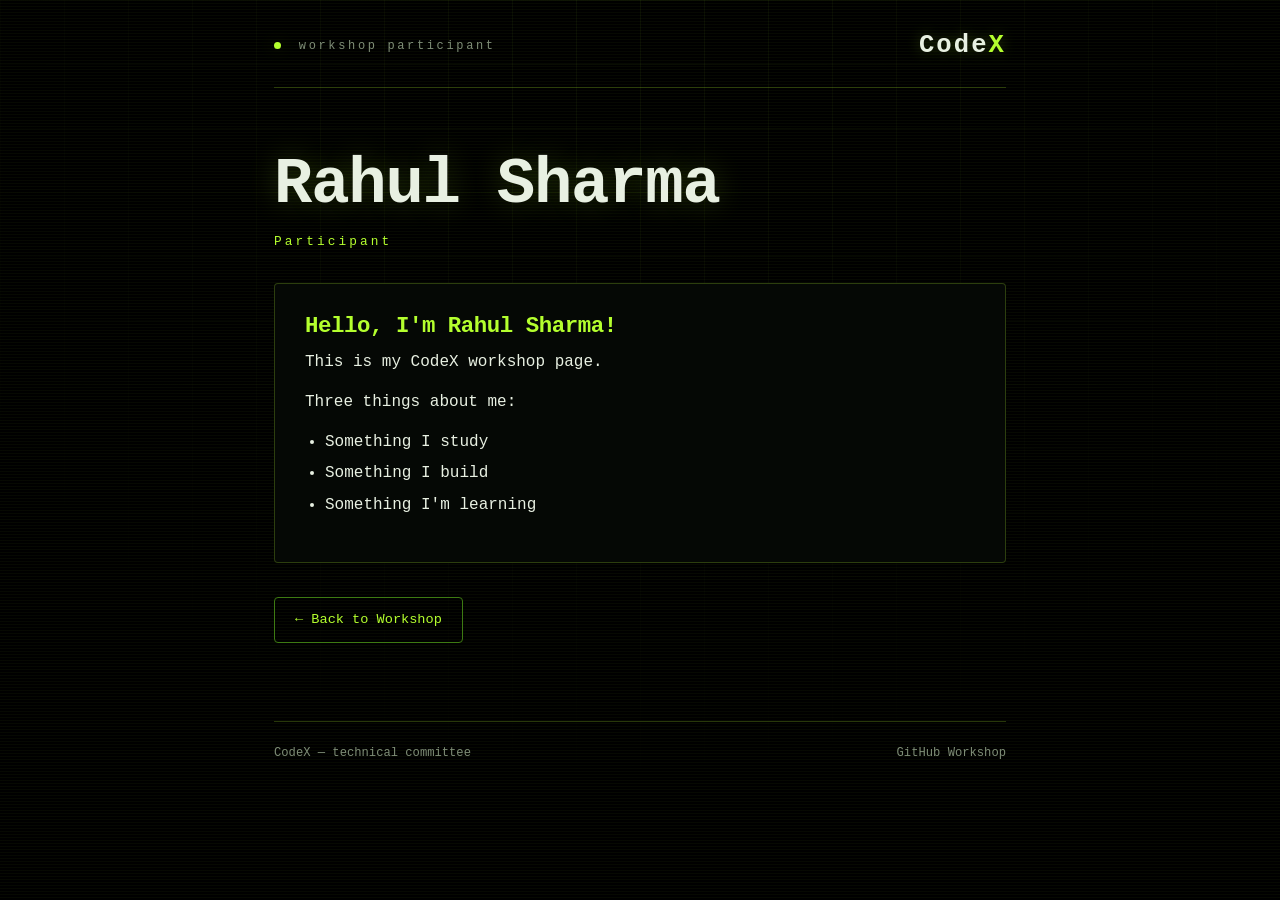
<file: students/rahul-sharma.html>
<!DOCTYPE html>
<html lang="en">
<head>
  <meta charset="UTF-8" />
  <meta name="viewport" content="width=device-width, initial-scale=1.0" />
  <!-- 1. Put your name in the browser tab title -->
  <title>Rahul Sharma — CodeX</title>
  <link rel="stylesheet" href="../style.css" />
</head>

<body>

  <div class="fx-scanlines" aria-hidden="true"></div>
  <div class="fx-grid" aria-hidden="true"></div>

  <div class="site is-visible student-page">

    <header class="header">
      <p class="header__meta"><span class="dot"></span> workshop participant</p>
      <a class="logo" href="../index.html" aria-label="CodeX home">
        Code<span class="logo__x">X</span>
      </a>
    </header>

    <main>

      <!-- 2. Put your name and role here -->
      <div class="student-head">
        <h1 class="student-head__name">Rahul Sharma</h1>
        <p class="student-head__role">Participant</p>
      </div>

      <!-- ===== EDIT BELOW THIS LINE =====================================
           3. This is your space. Change the text, add paragraphs,
              a list, an image, a link, a button — whatever you want.
           ================================================================ -->
      <section class="student-content">

        <h2>Hello, I'm Rahul Sharma!</h2>

        <p>This is my CodeX workshop page.</p>

        <p>Three things about me:</p>

        <ul>
          <li>Something I study</li>
          <li>Something I build</li>
          <li>Something I'm learning</li>
        </ul>

        <!-- Want an image? Uncomment the line below and swap the address.
        <img src="https://placehold.co/600x300/000000/b4ff2e?text=CodeX" alt="A placeholder image" />
        -->

      </section>
      <!-- ===== EDIT ABOVE THIS LINE ===================================== -->

      <a class="back-link" href="../index.html">&larr; Back to Workshop</a>

    </main>

    <footer class="footer">
      <p>CodeX — technical committee</p>
      <p>GitHub Workshop</p>
    </footer>

  </div>

</body>
</html>
</file>
<file: style.css>
/* ==========================================================================
   CodeX — GitHub Workshop
   style.css

   Sections:
     1. Tokens (colours, fonts)
     2. Base + layout
     3. Background effects (scanlines, grid)
     4. Loading screen
     5. Header
     6. Hero + terminal block
     7. Roster sections + card grid
     8. Cards
     9. Error box + footer
    10. Student page styles (used by files in /students)
    11. Responsive + reduced motion
   ========================================================================== */


/* 1. TOKENS ================================================================ */

:root {
  --black:        #000000;
  --panel:        #050805;   /* card / panel background */
  --lime:         #b4ff2e;   /* primary accent */
  --lime-deep:    #3d7a12;   /* darker terminal green */
  --lime-dim:     rgba(180, 255, 46, 0.14);
  --text:         #e8f0e2;
  --text-muted:   #7e8d76;

  --mono: ui-monospace, "SFMono-Regular", "JetBrains Mono", "Fira Code",
          "Cascadia Mono", Consolas, "Liberation Mono", monospace;

  --glow-soft: 0 0 18px rgba(180, 255, 46, 0.18);
  --glow-hard: 0 0 26px rgba(180, 255, 46, 0.38);

  --edge: 1px solid rgba(180, 255, 46, 0.22);
  --radius: 4px;
  --shell: 1120px;
}


/* 2. BASE + LAYOUT ========================================================= */

* { box-sizing: border-box; }

html { scroll-behavior: smooth; }

body {
  margin: 0;
  background: var(--black);
  color: var(--text);
  font-family: var(--mono);
  font-size: 16px;
  line-height: 1.6;
  -webkit-font-smoothing: antialiased;
}

/* While the loader is on screen the page underneath must not scroll. */
body.is-loading { overflow: hidden; }

a { color: var(--lime); }

h1, h2, h3 { margin: 0; line-height: 1.1; letter-spacing: -0.02em; }

/* Visible focus ring for keyboard users — never removed. */
:focus-visible {
  outline: 2px solid var(--lime);
  outline-offset: 3px;
}

.skip-link {
  position: absolute;
  left: -9999px;
  top: 0;
  background: var(--lime);
  color: #000;
  padding: 10px 16px;
  z-index: 60;
  text-decoration: none;
}
.skip-link:focus { left: 12px; top: 12px; }

.site {
  position: relative;
  z-index: 2;
  max-width: var(--shell);
  margin: 0 auto;
  padding: 0 24px 80px;
  opacity: 0;
  transition: opacity 0.6s ease;
}
.site.is-visible { opacity: 1; }


/* 3. BACKGROUND EFFECTS ==================================================== */

/* Horizontal scanlines, very low opacity so text stays readable. */
.fx-scanlines {
  position: fixed;
  inset: 0;
  z-index: 1;
  pointer-events: none;
  background: repeating-linear-gradient(
    to bottom,
    rgba(180, 255, 46, 0.035) 0px,
    rgba(180, 255, 46, 0.035) 1px,
    transparent 1px,
    transparent 3px
  );
}

/* Faint blueprint grid, fading out towards the bottom of the viewport. */
.fx-grid {
  position: fixed;
  inset: 0;
  z-index: 0;
  pointer-events: none;
  background-image:
    linear-gradient(rgba(180, 255, 46, 0.055) 1px, transparent 1px),
    linear-gradient(90deg, rgba(180, 255, 46, 0.055) 1px, transparent 1px);
  background-size: 64px 64px;
  -webkit-mask-image: radial-gradient(circle at 50% 0%, #000 0%, transparent 72%);
          mask-image: radial-gradient(circle at 50% 0%, #000 0%, transparent 72%);
}


/* 4. LOADING SCREEN ======================================================== */

.loader {
  position: fixed;
  inset: 0;
  z-index: 50;
  background: var(--black);
  display: grid;
  place-items: center;
  overflow: hidden;
  transition: opacity 0.5s ease;
}
.loader.is-done { opacity: 0; pointer-events: none; }

/* Columns of flickering binary, filled in by script.js */
.loader__rain {
  position: absolute;
  inset: 0;
  display: flex;
  justify-content: space-between;
  gap: 2px;
  padding: 0 8px;
  opacity: 0.55;
  transition: opacity 0.4s ease;
}
.loader.is-revealing .loader__rain { opacity: 0.12; }

.rain-col {
  flex: 1 1 0;
  min-width: 0;
  color: var(--lime-deep);
  font-size: 13px;
  line-height: 1.35;
  text-align: center;
  white-space: pre;
  overflow: hidden;
}
/* Every third column is brighter, so the rain has depth. */
.rain-col:nth-child(3n) { color: var(--lime); opacity: 0.8; }

.loader__center {
  position: relative;
  z-index: 2;
  text-align: center;
}

.loader__word {
  margin: 0;
  font-size: clamp(3rem, 14vw, 8rem);
  font-weight: 700;
  letter-spacing: 0.06em;
  color: var(--lime);
  text-shadow: var(--glow-hard);
  opacity: 0;
}
.loader.is-revealing .loader__word {
  opacity: 1;
  animation: stutter 0.7s steps(1) 1;
}

/* Glitch: two coloured copies jitter behind the word for a moment. */
.loader.is-revealing .loader__word::before,
.loader.is-revealing .loader__word::after {
  content: attr(data-text);
  position: absolute;
  left: 0;
  right: 0;
  top: 0;
  opacity: 0.75;
}
.loader.is-revealing .loader__word::before {
  color: #eaffb0;
  animation: shift-left 0.45s steps(2) 2;
}
.loader.is-revealing .loader__word::after {
  color: var(--lime-deep);
  animation: shift-right 0.45s steps(2) 2;
}

.loader__status {
  margin: 14px 0 0;
  font-size: 0.8rem;
  letter-spacing: 0.3em;
  color: var(--text-muted);
}

@keyframes stutter {
  0%   { opacity: 0;   transform: translateY(2px); }
  15%  { opacity: 1;   transform: none; }
  22%  { opacity: 0.2; }
  30%  { opacity: 1; }
  48%  { opacity: 0.5; transform: translateX(-3px); }
  56%  { opacity: 1;   transform: none; }
  100% { opacity: 1; }
}
@keyframes shift-left  { 0% { transform: translate(-4px, 1px); } 100% { transform: none; } }
@keyframes shift-right { 0% { transform: translate(4px, -1px); } 100% { transform: none; } }


/* 5. HEADER ================================================================ */

.header {
  display: flex;
  align-items: center;
  justify-content: space-between;
  gap: 16px;
  padding: 26px 0 20px;
  border-bottom: var(--edge);
}

.header__meta {
  margin: 0;
  font-size: 0.75rem;
  letter-spacing: 0.22em;
  color: var(--text-muted);
}

.header__tools {
  display: flex;
  align-items: center;
  gap: 24px;
}

.header__link {
  color: var(--lime);
  font-size: 0.76rem;
  letter-spacing: 0.12em;
  text-decoration: none;
}
.header__link:hover { text-shadow: var(--glow-soft); }

.dot {
  display: inline-block;
  width: 7px;
  height: 7px;
  margin-right: 8px;
  border-radius: 50%;
  background: var(--lime);
  box-shadow: var(--glow-soft);
  animation: pulse 2s ease-in-out infinite;
}
@keyframes pulse { 50% { opacity: 0.25; } }

/* The CodeX wordmark sits on the top right. */
.logo {
  font-size: 1.6rem;
  font-weight: 700;
  letter-spacing: 0.08em;
  color: var(--text);
  text-decoration: none;
  text-shadow: 0 0 14px rgba(180, 255, 46, 0.25);
  transition: text-shadow 0.25s ease;
}
.logo__x { color: var(--lime); }
.logo:hover { text-shadow: var(--glow-hard); }


/* 6. HERO ================================================================== */

.hero { padding: 76px 0 84px; }

.hero__kicker {
  margin: 0 0 18px;
  font-size: 0.78rem;
  letter-spacing: 0.3em;
  color: var(--lime-deep);
}

.hero__title {
  font-size: clamp(2.6rem, 9vw, 6rem);
  font-weight: 700;
  color: var(--text);
  text-shadow: 0 0 34px rgba(180, 255, 46, 0.22);
}

.hero__subtitle {
  margin: 14px 0 34px;
  font-size: clamp(1rem, 2.6vw, 1.5rem);
  letter-spacing: 0.16em;
  color: var(--lime);
}

/* Terminal window holding the workshop description */
.terminal {
  max-width: 70ch;
  border: var(--edge);
  border-radius: var(--radius);
  background: var(--panel);
  box-shadow: var(--glow-soft);
  overflow: hidden;
}

.terminal__bar {
  display: flex;
  align-items: center;
  gap: 7px;
  padding: 10px 14px;
  border-bottom: var(--edge);
  background: rgba(180, 255, 46, 0.04);
}
.terminal__light {
  width: 9px;
  height: 9px;
  border-radius: 50%;
  background: var(--lime-deep);
}
.terminal__light:first-child { background: var(--lime); }
.terminal__path {
  margin-left: 10px;
  font-size: 0.75rem;
  color: var(--text-muted);
}

.terminal__body { padding: 18px 18px 20px; font-size: 0.92rem; }
.terminal__body p { margin: 0 0 10px; }
.terminal__body p:last-child { margin-bottom: 0; }
.terminal__out { color: var(--text); padding-left: 18px; }
.prompt { color: var(--lime); margin-right: 8px; }

.cursor {
  display: inline-block;
  width: 9px;
  height: 1.05em;
  margin-left: 4px;
  vertical-align: text-bottom;
  background: var(--lime);
  animation: blink 1.1s steps(1) infinite;
}
@keyframes blink { 50% { opacity: 0; } }

.hero__actions { display: flex; flex-wrap: wrap; gap: 14px; margin-top: 32px; }

.btn {
  display: inline-block;
  padding: 12px 22px;
  border: 1px solid var(--lime-deep);
  border-radius: var(--radius);
  color: var(--lime);
  font-size: 0.85rem;
  letter-spacing: 0.12em;
  text-decoration: none;
  background: transparent;
  transition: border-color 0.25s ease, box-shadow 0.25s ease, color 0.25s ease;
}
.btn:hover { border-color: var(--lime); box-shadow: var(--glow-soft); }
.btn--primary { border-color: var(--lime); background: rgba(180, 255, 46, 0.07); }
.btn--primary:hover { box-shadow: var(--glow-hard); }


/* 7. ROSTER + GRID ========================================================= */

.roster { padding-top: 58px; }

.roster__head {
  display: flex;
  align-items: baseline;
  justify-content: space-between;
  gap: 16px;
  padding-bottom: 18px;
  margin-bottom: 26px;
  border-bottom: var(--edge);
}

.roster__title {
  font-size: clamp(1.5rem, 4vw, 2.2rem);
  color: var(--text);
}

.roster__count {
  margin: 0;
  font-size: 0.78rem;
  letter-spacing: 0.18em;
  color: var(--text-muted);
  white-space: nowrap;
}

/* Auto-fitting grid: add students to students.json and the grid adapts
   on its own — no CSS changes are ever needed. */
.grid {
  display: grid;
  grid-template-columns: repeat(auto-fill, minmax(250px, 1fr));
  gap: 18px;
}

.grid__empty {
  grid-column: 1 / -1;
  color: var(--text-muted);
  font-size: 0.9rem;
}


/* 8. CARDS ================================================================= */

.card {
  position: relative;
  display: flex;
  flex-direction: column;
  gap: 10px;
  min-height: 178px;
  padding: 20px;
  background: var(--panel);
  border: var(--edge);
  border-radius: var(--radius);
  color: var(--text);
  text-decoration: none;
  overflow: hidden;
  transition: transform 0.25s ease, border-color 0.25s ease, box-shadow 0.25s ease;
}

/* Corner tick — a small technical detail in the top-right of each card. */
.card::after {
  content: "";
  position: absolute;
  top: 12px;
  right: 12px;
  width: 12px;
  height: 12px;
  border-top: 1px solid var(--lime-deep);
  border-right: 1px solid var(--lime-deep);
  transition: border-color 0.25s ease;
}

.card:hover,
.card:focus-visible {
  transform: translateY(-6px) scale(1.015);
  border-color: var(--lime);
  box-shadow: var(--glow-hard);
}
.card:hover::after,
.card:focus-visible::after { border-color: var(--lime); }

.card__role {
  font-size: 0.68rem;
  letter-spacing: 0.24em;
  color: var(--lime-deep);
  text-transform: uppercase;
}

.card__name {
  font-size: 1.28rem;
  font-weight: 700;
  color: var(--text);
  transition: text-shadow 0.25s ease;
}
.card:hover .card__name { text-shadow: var(--glow-soft); }

.card__id {
  font-size: 0.72rem;
  color: var(--text-muted);
}

.card__cta {
  margin-top: auto;
  font-size: 0.76rem;
  letter-spacing: 0.1em;
  color: var(--lime);
  opacity: 0.65;
  transition: opacity 0.25s ease;
}
.card:hover .card__cta { opacity: 1; }

/* Lead card — slightly more presence for the Technical Head, but it stays
   inside the same grid track. */
.card--lead {
  border-color: rgba(180, 255, 46, 0.45);
  background:
    linear-gradient(180deg, rgba(180, 255, 46, 0.07), transparent 60%),
    var(--panel);
  box-shadow: var(--glow-soft);
}
.card--lead .card__name { font-size: 1.5rem; }
.card--lead .card__role { color: var(--lime); }


/* 9. ERROR BOX + FOOTER ==================================================== */

.error-box {
  margin-top: 40px;
  padding: 20px 22px;
  border: 1px solid rgba(180, 255, 46, 0.35);
  border-left-width: 3px;
  border-radius: var(--radius);
  background: var(--panel);
  color: var(--lime);
  font-size: 0.9rem;
}
.error-box p { margin: 0 0 6px; }
.error-box__hint { color: var(--text-muted); }

.footer {
  display: flex;
  flex-wrap: wrap;
  justify-content: space-between;
  gap: 10px;
  margin-top: 78px;
  padding-top: 22px;
  border-top: var(--edge);
  color: var(--text-muted);
  font-size: 0.76rem;
}
.footer p { margin: 0; }


/* 10. STUDENT PAGE ========================================================= */

.student-page { max-width: 780px; }

.student-head { padding: 62px 0 30px; }

.student-head__name {
  font-size: clamp(2.2rem, 7vw, 4rem);
  color: var(--text);
  text-shadow: 0 0 30px rgba(180, 255, 46, 0.2);
}

.student-head__role {
  margin: 12px 0 0;
  letter-spacing: 0.24em;
  font-size: 0.8rem;
  color: var(--lime);
}

/* The editable area students customise during the workshop. */
.student-content {
  padding: 30px;
  border: var(--edge);
  border-radius: var(--radius);
  background: var(--panel);
}
.student-content h2 { font-size: 1.4rem; margin-bottom: 12px; color: var(--lime); }
.student-content p  { margin: 0 0 14px; }
.student-content ul { margin: 0 0 14px; padding-left: 20px; }
.student-content li { margin-bottom: 6px; }
.student-content img { max-width: 100%; border-radius: var(--radius); }

.back-link {
  display: inline-block;
  margin-top: 34px;
  padding: 11px 20px;
  border: 1px solid var(--lime-deep);
  border-radius: var(--radius);
  color: var(--lime);
  font-size: 0.85rem;
  text-decoration: none;
  transition: border-color 0.25s ease, box-shadow 0.25s ease;
}
.back-link:hover { border-color: var(--lime); box-shadow: var(--glow-soft); }


/* 11. DEMONSTRATION PAGE ================================================== */

.demo-page { max-width: 1180px; }

.demo-hero {
  padding: 72px 0 54px;
  max-width: 820px;
}
.demo-hero .student-head__name { font-size: clamp(2.6rem, 8vw, 5.4rem); }
.demo-hero__lead {
  max-width: 64ch;
  margin: 18px 0 0;
  color: var(--text-muted);
  font-size: 1rem;
}

.demo-section { padding-top: 34px; }
.command-grid {
  display: grid;
  grid-template-columns: repeat(3, minmax(0, 1fr));
  gap: 16px;
}
.command-card {
  position: relative;
  min-height: 250px;
  padding: 22px;
  border: var(--edge);
  border-radius: var(--radius);
  background: var(--panel);
}
.command-card--accent { border-color: rgba(180, 255, 46, 0.5); }
.command-card__number {
  display: block;
  margin-bottom: 18px;
  color: var(--lime-deep);
  font-size: 0.72rem;
  letter-spacing: 0.18em;
}
.command-card h3 { color: var(--text); font-size: 1.04rem; }
.command-card pre {
  min-height: 52px;
  margin: 18px 0 16px;
  padding: 12px;
  overflow-x: auto;
  border-left: 2px solid var(--lime);
  background: rgba(180, 255, 46, 0.06);
  color: var(--lime);
  font: 0.82rem/1.55 var(--mono);
}
.command-card p { margin: 0; color: var(--text-muted); font-size: 0.82rem; }
.command-card code, .pr-step code { color: var(--lime); }

.diagram-panel {
  display: grid;
  grid-template-columns: minmax(190px, 0.8fr) minmax(0, 1.6fr);
  gap: 24px;
  align-items: center;
  padding: 26px;
  border: var(--edge);
  border-radius: var(--radius);
  background: var(--panel);
}
.diagram-copy { max-width: 34ch; }
.diagram-copy p { margin: 0 0 16px; color: var(--text-muted); font-size: 0.86rem; }
.diagram-copy strong { color: var(--text); }
.diagram-label { color: var(--lime) !important; font-size: 1rem !important; }
.legend { display: flex; flex-wrap: wrap; gap: 10px 16px; color: var(--text-muted); font-size: 0.72rem; }
.legend span { display: inline-flex; align-items: center; gap: 6px; }
.legend__dot { width: 8px; height: 8px; border-radius: 50%; background: var(--lime); }
.legend__dot--feature { background: #d9ff8b; }
.legend__dot--merge { background: var(--text); }
.branch-graph { min-width: 0; overflow-x: auto; }
.branch-graph svg { display: block; width: 100%; min-width: 500px; height: auto; }
.graph-line { fill: none; stroke-width: 4; }
.graph-line--main { stroke: var(--lime); }
.graph-line--feature { stroke: #d9ff8b; }
.graph-node { stroke: var(--black); stroke-width: 5; }
.graph-node--main { fill: var(--lime); }
.graph-node--feature { fill: #d9ff8b; }
.graph-node--merge { fill: var(--text); }
.branch-graph text { fill: var(--text); font: 700 15px var(--mono); text-anchor: middle; }
.branch-graph .graph-label { fill: var(--lime); font-size: 12px; text-anchor: start; }
.branch-graph .graph-label--feature { fill: #d9ff8b; }

.pr-flow {
  display: grid;
  grid-template-columns: 1fr auto 1fr auto 1fr;
  gap: 14px;
  align-items: center;
}
.pr-step {
  min-height: 182px;
  padding: 22px;
  border: var(--edge);
  border-radius: var(--radius);
  background: var(--panel);
}
.pr-step--focus { border-color: var(--lime); box-shadow: var(--glow-soft); }
.pr-step__icon { display: block; margin-bottom: 12px; color: var(--lime); font-size: 1.25rem; }
.pr-step__number { color: var(--lime-deep); font-size: 0.7rem; letter-spacing: 0.18em; }
.pr-step h3 { margin-top: 8px; font-size: 1.05rem; }
.pr-step p { margin: 10px 0 0; color: var(--text-muted); font-size: 0.82rem; }
.pr-arrow { color: var(--lime); font-size: 1.6rem; }
.demo-next {
  margin-top: 48px;
  padding: 18px 20px;
  border: var(--edge);
  border-radius: var(--radius);
  background: var(--panel);
  color: var(--text-muted);
  font-size: 0.85rem;
}


/* 12. RESPONSIVE + REDUCED MOTION ========================================= */

@media (max-width: 720px) {
  .site { padding: 0 18px 60px; }
  .hero { padding: 54px 0 62px; }
  .header__meta { font-size: 0.68rem; letter-spacing: 0.14em; }
  .grid { grid-template-columns: repeat(auto-fill, minmax(190px, 1fr)); gap: 14px; }
  .terminal__out { padding-left: 0; }
  .rain-col { font-size: 11px; }
  .header__tools { gap: 12px; }
  .header__link { font-size: 0.66rem; }
  .command-grid { grid-template-columns: repeat(2, minmax(0, 1fr)); }
  .diagram-panel { grid-template-columns: 1fr; }
  .diagram-copy { max-width: none; }
  .pr-flow { grid-template-columns: 1fr; }
  .pr-arrow { justify-self: center; transform: rotate(90deg); }
}

@media (max-width: 420px) {
  .grid { grid-template-columns: 1fr; }
  .command-grid { grid-template-columns: 1fr; }
  .header__meta { max-width: 11ch; }
}

/* People who ask for less motion get a still page: no flicker, no blink,
   no hover lift. The loader still works, it just fades. */
@media (prefers-reduced-motion: reduce) {
  html { scroll-behavior: auto; }
  *,
  *::before,
  *::after {
    animation-duration: 0.001ms !important;
    animation-iteration-count: 1 !important;
    transition-duration: 0.15s !important;
  }
  .card:hover, .card:focus-visible { transform: none; }
  .fx-scanlines { display: none; }
}
</file>
